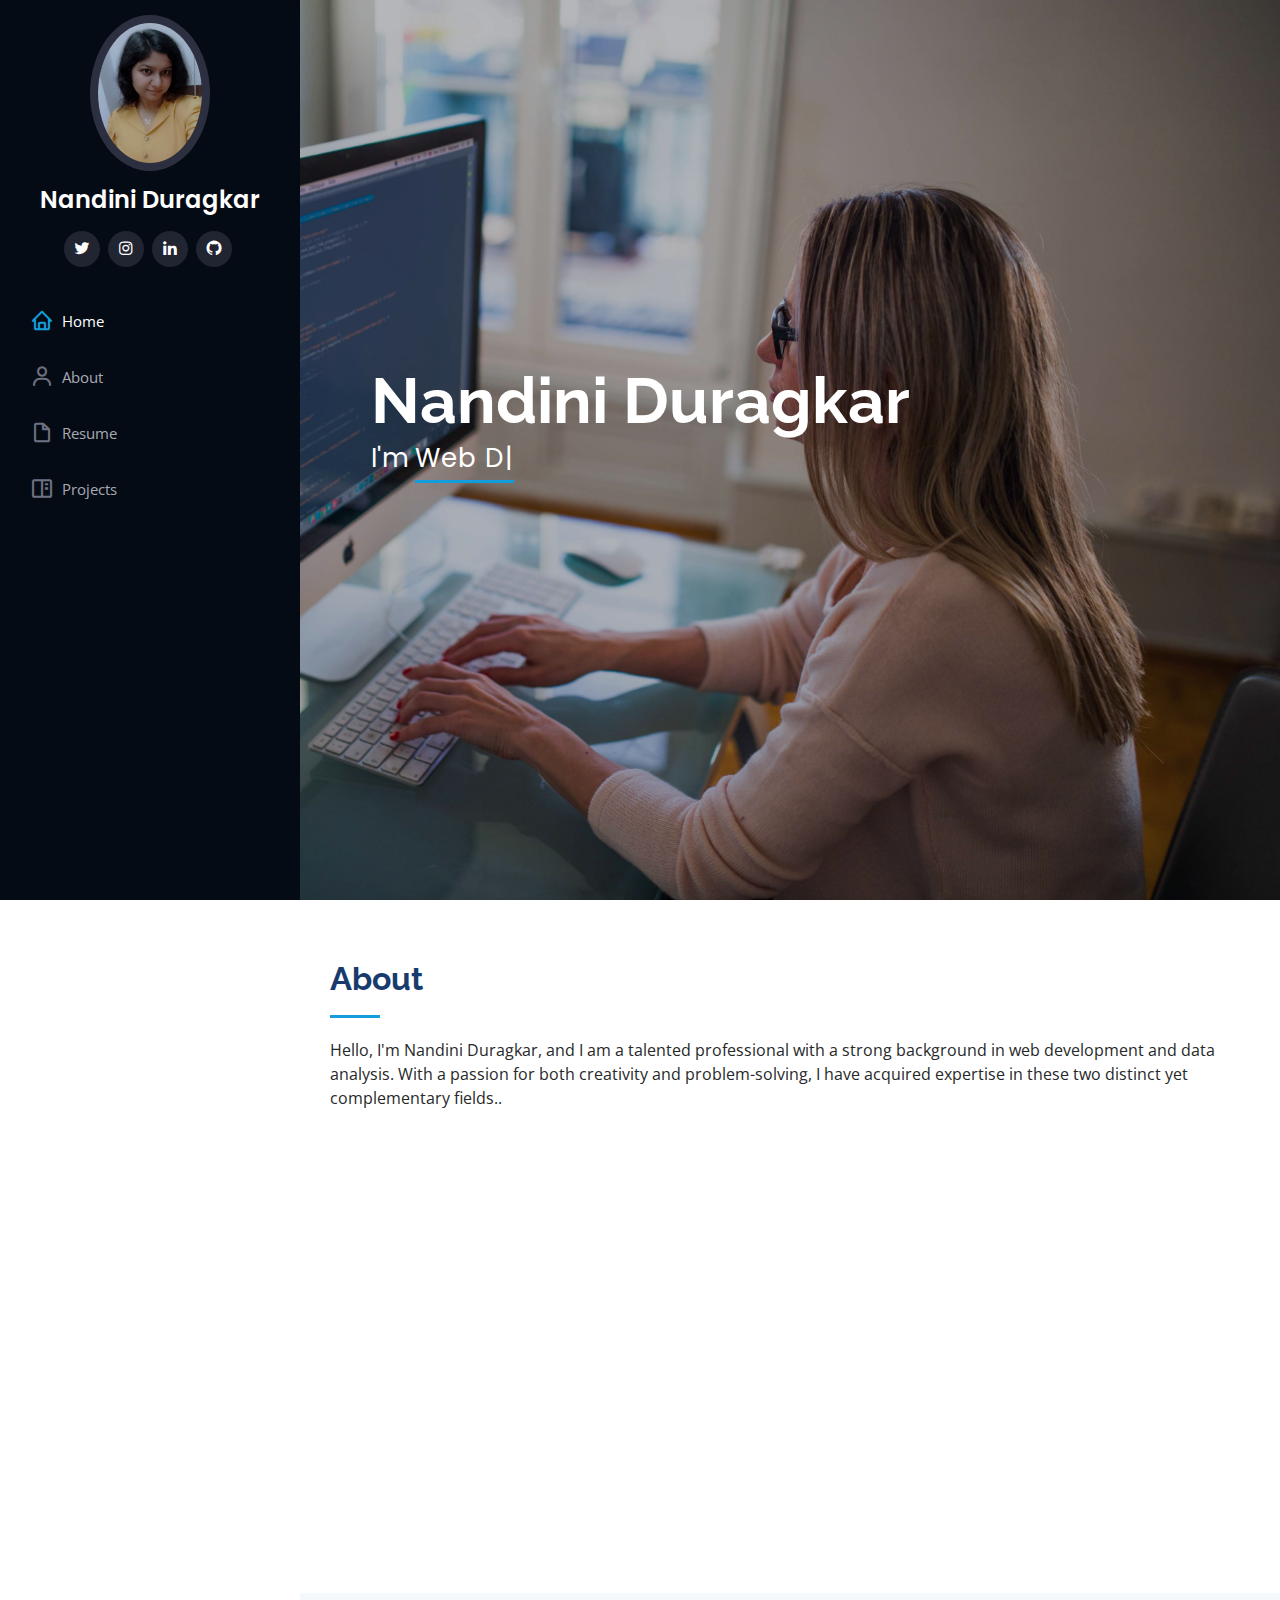
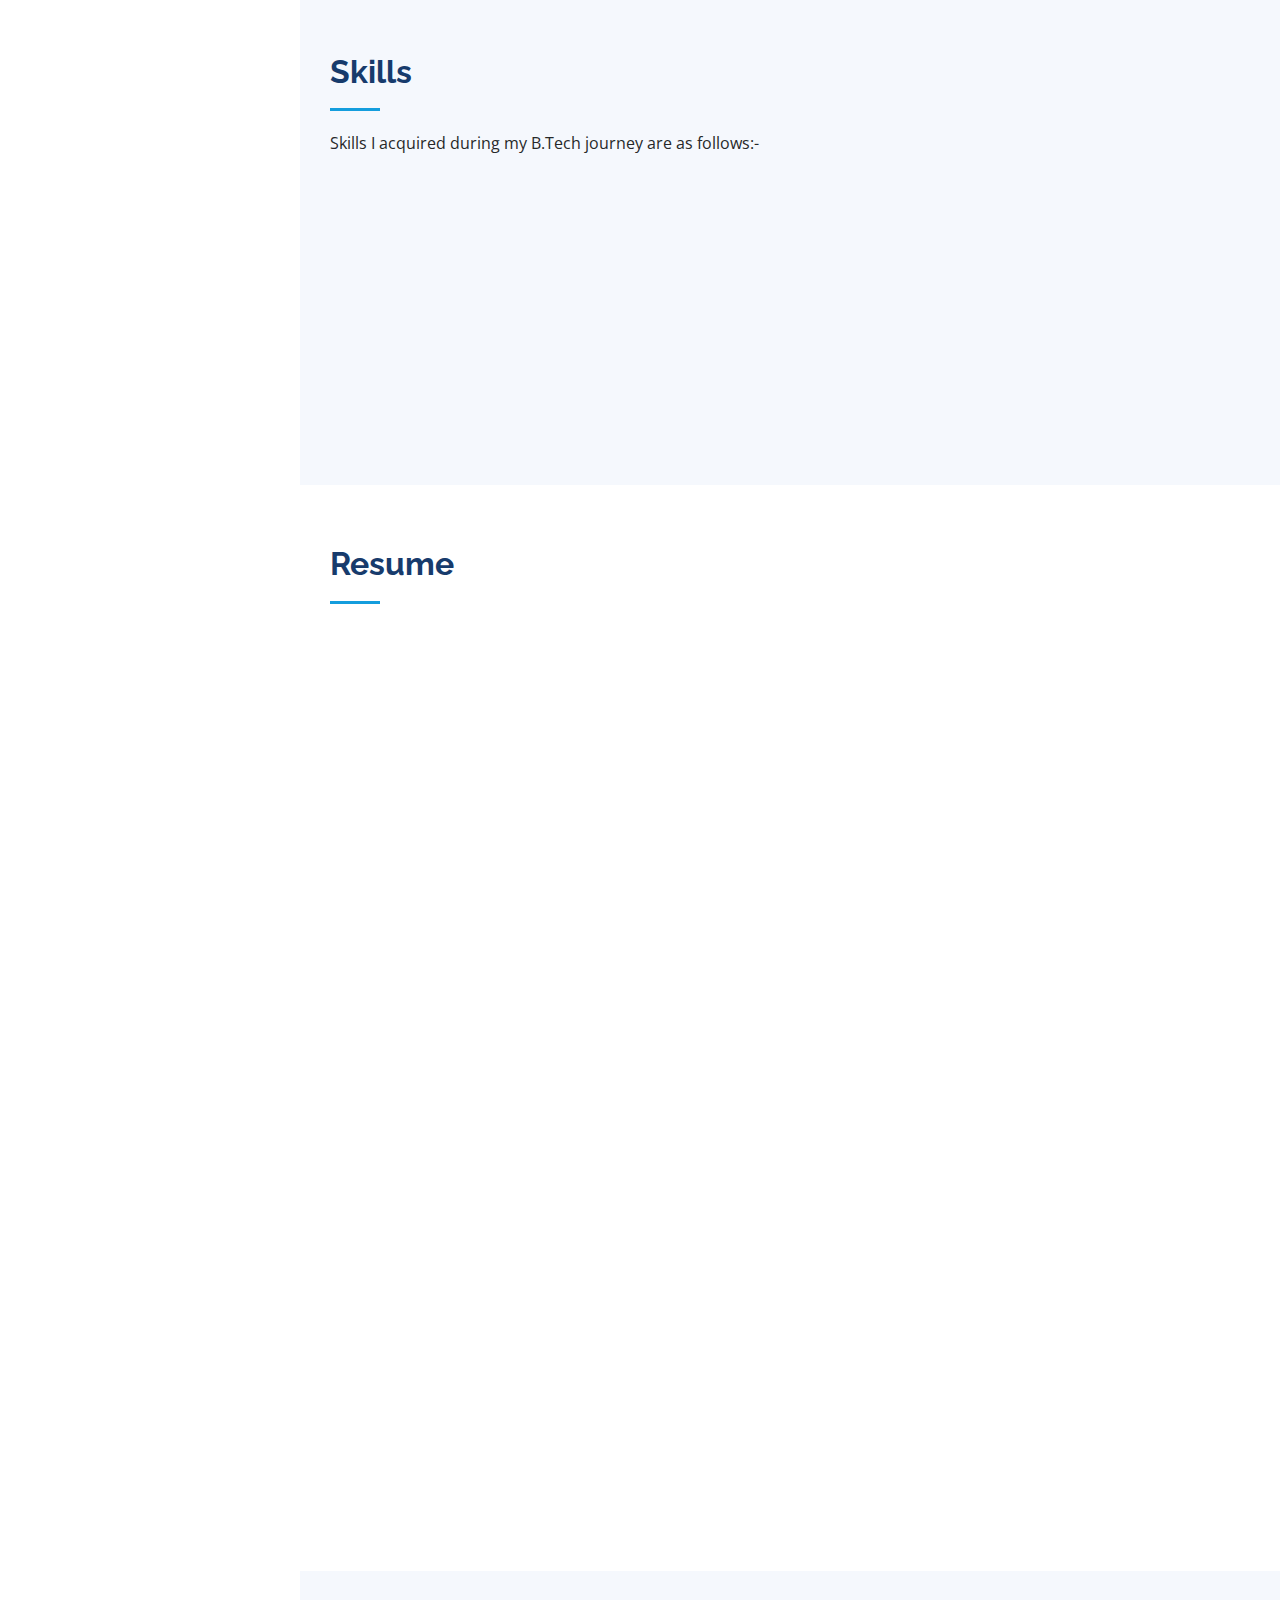
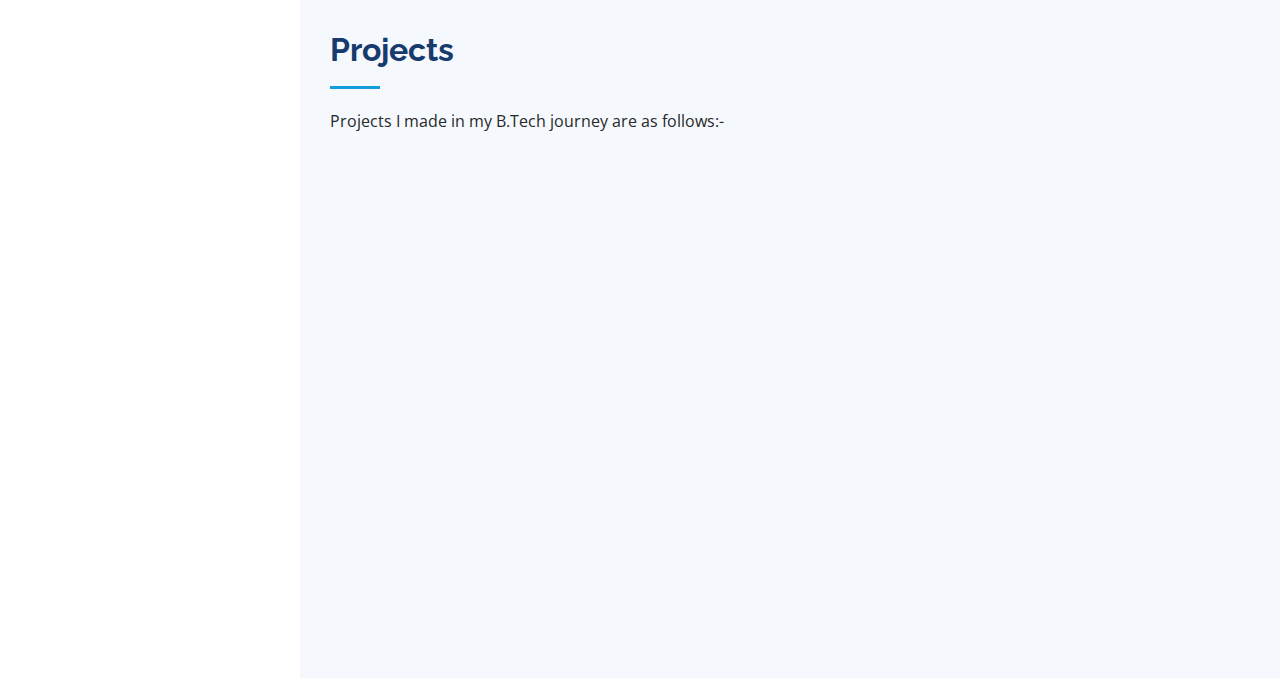
<file: iPortfolio/index.html>
<!DOCTYPE html>
<html lang="en">

<head>
  <meta charset="utf-8">
  <meta content="width=device-width, initial-scale=1.0" name="viewport">

  <title>
    portfolio Nandini
  </title>
  <meta content="" name="description">
  <meta content="" name="keywords">

 
  <!-- Google Fonts -->
  <link href="https://fonts.googleapis.com/css?family=Open+Sans:300,300i,400,400i,600,600i,700,700i|Raleway:300,300i,400,400i,500,500i,600,600i,700,700i|Poppins:300,300i,400,400i,500,500i,600,600i,700,700i" rel="stylesheet">

  <!-- Vendor CSS Files -->
  <link href="assets/vendor/aos/aos.css" rel="stylesheet">
  <link href="assets/vendor/bootstrap/css/bootstrap.min.css" rel="stylesheet">
  <link href="assets/vendor/bootstrap-icons/bootstrap-icons.css" rel="stylesheet">
  <link href="assets/vendor/boxicons/css/boxicons.min.css" rel="stylesheet">
  <link href="assets/vendor/glightbox/css/glightbox.min.css" rel="stylesheet">
  <link href="assets/vendor/swiper/swiper-bundle.min.css" rel="stylesheet">

  <!-- Template Main CSS File -->
  <link href="assets/css/style.css" rel="stylesheet">

  <!-- =======================================================
  * Template Name: iPortfolio
  * Updated: May 30 2023 with Bootstrap v5.3.0
  * Template URL: https://bootstrapmade.com/iportfolio-bootstrap-portfolio-websites-template/
  * Author: BootstrapMade.com
  * License: https://bootstrapmade.com/license/
  ======================================================== -->
</head>

<body>

  <!-- ======= Mobile nav toggle button ======= -->
  <i class="bi bi-list mobile-nav-toggle d-xl-none"></i>

  <!-- ======= Header ======= -->
  <header id="header">
    <div class="d-flex flex-column">

      <div class="profile">
        <img src="assets/img/nandini.jpg" alt="" class="img-fluid rounded-circle">
        <h1 class="text-light"><a href="index.html">Nandini Duragkar</a></h1>
        <div class="social-links mt-3 text-center">
          <a href="#" class="twitter"><i class="bx bxl-twitter"></i></a>
         
          <a href="https://www.instagram.com/nandiniduragkar/" class="instagram"><i class="bx bxl-instagram"></i></a>
          
          <a href="https://www.linkedin.com/in/nandini-duragkar-595400209/" class="linkedin"><i class="bx bxl-linkedin"></i></a>

          <a href="https://github.com/Nandini19802" class="github"><i class="bx bxl-github"></i></a>
        </div>
      </div>

      <nav id="navbar" class="nav-menu navbar">
        <ul>
          <li><a href="#hero" class="nav-link scrollto active"><i class="bx bx-home"></i> <span>Home</span></a></li>
          <li><a href="#about" class="nav-link scrollto"><i class="bx bx-user"></i> <span>About</span></a></li>
          <li><a href="#resume" class="nav-link scrollto"><i class="bx bx-file-blank"></i> <span>Resume</span></a></li>
          <li><a href="#projects" class="nav-link scrollto"><i class="bx bx-book-content"></i> <span>Projects</span></a></li>
         
          
      </nav><!-- .nav-menu -->
    </div>
  </header><!-- End Header -->

  <!-- ======= Hero Section ======= -->
  <section id="hero" class="d-flex flex-column justify-content-center align-items-center">
    <div class="hero-container" data-aos="fade-in">
      <h1>Nandini Duragkar</h1>
      <p>I'm <span class="typed" data-typed-items="Web Developer, Data Analyst"></span></p>
    </div>
  </section><!-- End Hero -->

  <main id="main">

    <!-- ======= About Section ======= -->
    <section id="about" class="about">
      <div class="container">

        <div class="section-title">
          <h2>About</h2>
          <p> Hello, I'm Nandini Duragkar, and I am a talented professional with a strong background in web development and data analysis. With a passion for both creativity and problem-solving, I have acquired expertise in these two distinct yet complementary fields..</p>
        </div>

        <div class="row">
          <div class="col-lg-4" data-aos="fade-right">
            <img src="assets/img/nandini.jpg" class="img-fluid" alt="">
          </div>
          <div class="col-lg-8 pt-4 pt-lg-0 content" data-aos="fade-left">
            <h3>Web Developer &amp; Data Analyst.</h3>
            <p class="fst-italic">
              My Personal Details:-
            </p>
            <div class="row">
              <div class="col-lg-6">
                <ul>
                  <li><i class="bi bi-chevron-right"></i> <strong>Birthday:</strong> <span>19 August 2002</span></li>
                  
                  <li><i class="bi bi-chevron-right"></i> <strong>Phone:</strong> <span>+91 8770057490</span></li>
                  <li><i class="bi bi-chevron-right"></i> <strong>City:</strong> <span>Bhopal, M.P</span></li>
                </ul>
              </div>
              <div class="col-lg-6">
                <ul>
                  <li><i class="bi bi-chevron-right"></i> <strong>Age:</strong> <span>21</span></li>
                  <li><i class="bi bi-chevron-right"></i> <strong>Degree:</strong> <span>B.Tech in CSE</span></li>
                  <li><i class="bi bi-chevron-right"></i> <strong>Email:</strong> <span>nandiniduragkar@gmail.com</span></li>

                </ul>
              </div>
            </div>
           
          </div>
        </div>

      </div>
    </section><!-- End About Section -->

    
    <!-- ======= Skills Section ======= -->
    <section id="skills" class="skills section-bg">
      <div class="container">

        <div class="section-title">
          <h2>Skills</h2>
          <p>Skills I acquired during my B.Tech journey are as follows:- </p>
        </div>

        <div class="row skills-content">

          <div class="col-lg-6" data-aos="fade-up">

            <div class="progress">
              <span class="skill">HTML <i class="val">100%</i></span>
              <div class="progress-bar-wrap">
                <div class="progress-bar" role="progressbar" aria-valuenow="100" aria-valuemin="0" aria-valuemax="100"></div>
              </div>
            </div>

            <div class="progress">
              <span class="skill">CSS <i class="val">90%</i></span>
              <div class="progress-bar-wrap">
                <div class="progress-bar" role="progressbar" aria-valuenow="90" aria-valuemin="0" aria-valuemax="100"></div>
              </div>
            </div>

            <div class="progress">
              <span class="skill">JavaScript <i class="val">75%</i></span>
              <div class="progress-bar-wrap">
                <div class="progress-bar" role="progressbar" aria-valuenow="75" aria-valuemin="0" aria-valuemax="100"></div>
              </div>
            </div>

            <div class="progress">
              <span class="skill">IBM Cognos <i class="val">80%</i></span>
              <div class="progress-bar-wrap">
                <div class="progress-bar" role="progressbar" aria-valuenow="100" aria-valuemin="0" aria-valuemax="100"></div>
              </div>
            </div>

          </div>

          <div class="col-lg-6" data-aos="fade-up" data-aos-delay="100">

            <div class="progress">
              <span class="skill">Java <i class="val">80%</i></span>
              <div class="progress-bar-wrap">
                <div class="progress-bar" role="progressbar" aria-valuenow="80" aria-valuemin="0" aria-valuemax="100"></div>
              </div>
            </div>

            <div class="progress">
              <span class="skill">C++ <i class="val">90%</i></span>
              <div class="progress-bar-wrap">
                <div class="progress-bar" role="progressbar" aria-valuenow="90" aria-valuemin="0" aria-valuemax="100"></div>
              </div>
            </div>

            <div class="progress">
              <span class="skill">Python<i class="val">55%</i></span>
              <div class="progress-bar-wrap">
                <div class="progress-bar" role="progressbar" aria-valuenow="55" aria-valuemin="0" aria-valuemax="100"></div>
              </div>
            </div>

            <div class="progress">
              <span class="skill">Tableau <i class="val">80%</i></span>
              <div class="progress-bar-wrap">
                <div class="progress-bar" role="progressbar" aria-valuenow="80" aria-valuemin="0" aria-valuemax="100"></div>
              </div>
            </div>

           

          </div>

        </div>

      </div>
    </section><!-- End Skills Section -->

    <!-- ======= Resume Section ======= -->
    <section id="resume" class="resume">
      <div class="container">

        <div class="section-title">
          <h2>Resume</h2>
          <p></p>
        </div>

        <div class="row">
          <div class="col-lg-6" data-aos="fade-up">
            <h3 class="resume-title">Sumary</h3>
            <div class="resume-item pb-0">
              <h4>Nandini Duragkar</h4>
              <p><em>Innovative Web Developer and Data Analyst with development skills and data analytics skills.As a fresh graduate with a passion for web development and data analysis, I am eager to kick-start my career in these dynamic fields. With a solid foundation in programming languages and a strong analytical mindset, I possess the skills necessary to contribute effectively to any organization.</em></p>
              
            </div>

            <h3 class="resume-title">Education</h3>

         
            
            <div class="resume-item">
              <h4>Bachelor of Technology in CSE</h4>
              <h5>2020 - 2024</h5>  <h5>CGPA - 8.35</h5>
              <p><em>VIT Bhopal University, Madhya Pradesh </em></p>
              <p>I have done my B.Tech from VIT Bhopal University in CSE, speclization in cyber security and digital forensics.</p>
           

              <h4>12th Standard(CBSE)</h4>
              <h5>2020</h5>  <h5>Percentage - 78.4%</h5>
            
              <p><em>St. Theresas' Girl's School, M.P</em></p>


              <h4>10th Standard(CBSE)</h4>
              <h5>2018</h5>  <h5>Percentage - 84.4%</h5>
            
              <p><em>St. Theresas' Girl's School, M.P</em></p>
            </div>
          </div>


          <div class="col-lg-6" data-aos="fade-up" data-aos-delay="100">
            <h3 class="resume-title">Projects</h3>
            <div class="resume-item">
              
             
              <ul>
                <li>Covid 19 Analysis using IBM Cognos (May 23 - June 23) -Data Analytics Project</li>
                <li>Recipe Search API Web Application (April 23 - May 23) -Web Development Project</li>
                <li>We Care For You- HealthCare Web App (Feb 23 - April 23) -Web Development Project</li>
                <li> Enhanced User Based Authentication System (Sept 21 - Nov 21) -Cyber Security and Web Development Project</li>
              </ul>
            </div>
            <div class="resume-item">
              <h4>Certifications and Externship</h4>
             
              <ul>
                <li>AWS Certified Cloud Practitioner Certification</li>
                <li>Google Data Analytics Professional Certification</li>
                <li>Fundamentals of Data Analytics by Leaps, Dec 22</li>
                <li>Cisco NetAcad – Introduction to Cybersecurity ,Nov 22</li>
                <li>Cisco NetAcad - Cybersecurity Essentials, Nov 22</li>
                <li>Smartbridge - Data Analytics Externship -(May 23 - June 23)</li>
              </ul>
            </div>

            <div class="resume-item">
              <h4>EXTRA-CURRICULARS</h4>
             
              <ul>
                <li> Participated in Hack the Terminal Hackathon hosted by GeeksforGeeks and Codecademy chapters(Sept 21)</li>
                <li>Participated in MLH(Major Hacking League) Hackathon (Nov 21)</li>
                
              </ul>
            </div>
          </div>
        </div>

      </div>
    </section><!-- End Resume Section -->

    <!-- ======= Project Section ======= -->
    <section id="portfolio" class="portfolio section-bg">
      <div class="container">

        <div class="section-title">
          <h2>Projects</h2>
          <p>Projects I made in my B.Tech journey are as follows:-</p>
        </div>

        <div class="row" data-aos="fade-up">
          <div class="col-lg-12 d-flex justify-content-center">
           
          </div>
        </div>

        <div class="row portfolio-container" data-aos="fade-up" data-aos-delay="100">

          <div class="col-lg-4 col-md-6 portfolio-item filter-app">
            <div class="portfolio-wrap">
              <img src="assets/img/portfolio/dataanalytics3.jpeg" class="img-fluid" alt="">
              <div class="portfolio-links">
                <a href="assets/img/portfolio/dataanalytics3.jpeg" data-gallery="portfolioGallery" class="portfolio-lightbox"><i class="bx bx-plus"></i></a>
                <a href="portfolio-details.html" title="More Details"><i class="bx bx-link"></i></a>
               </div>
            </div>
          </div>
          
          <div class="col-lg-4 col-md-6 portfolio-item filter-web">
            <div class="portfolio-wrap">
              <img src="assets/img/portfolio/food3.jpeg" class="img-fluid" alt="">
              <div class="portfolio-links">
                <a href="assets/img/portfolio/food3.jpeg" data-gallery="portfolioGallery" class="portfolio-lightbox"><i class="bx bx-plus"></i></a>
                <a href="project2.html" title="More Details"><i class="bx bx-link"></i></a>
              </div>
            </div>
          </div>

          <div class="col-lg-4 col-md-6 portfolio-item filter-app">
            <div class="portfolio-wrap">
              <img src="assets/img/portfolio/wecare3.png" class="img-fluid" alt="">
              <div class="portfolio-links">
                <a href="assets/img/portfolio/wecare3.png" data-gallery="portfolioGallery" class="portfolio-lightbox"><i class="bx bx-plus"></i></a>
                <a href="project3.html" title="More Details"><i class="bx bx-link"></i></a>
              </div>
            </div>
          </div>
        
          <div class="col-lg-4 col-md-6 portfolio-item filter-card">
            <div class="portfolio-wrap">
              <img src="assets/img/portfolio/auth3.jpeg" class="img-fluid" alt="">
              <div class="portfolio-links">
                <a href="assets/img/portfolio/auth3.jpeg" data-gallery="portfolioGallery" class="portfolio-lightbox" ><i class="bx bx-plus"></i></a>
                <a href="project4.html" title="More Details"><i class="bx bx-link"></i></a>
              </div>
            </div>
          </div>

          


          

      </div>
    </section><!-- End Portfolio Section -->

    


    

  </main><!-- End #main -->

  

  <a href="#" class="back-to-top d-flex align-items-center justify-content-center"><i class="bi bi-arrow-up-short"></i></a>

  <!-- Vendor JS Files -->
  <script src="assets/vendor/purecounter/purecounter_vanilla.js"></script>
  <script src="assets/vendor/aos/aos.js"></script>
  <script src="assets/vendor/bootstrap/js/bootstrap.bundle.min.js"></script>
  <script src="assets/vendor/glightbox/js/glightbox.min.js"></script>
  <script src="assets/vendor/isotope-layout/isotope.pkgd.min.js"></script>
  <script src="assets/vendor/swiper/swiper-bundle.min.js"></script>
  <script src="assets/vendor/typed.js/typed.umd.js"></script>
  <script src="assets/vendor/waypoints/noframework.waypoints.js"></script>
  <script src="assets/vendor/php-email-form/validate.js"></script>

  <!-- Template Main JS File -->
  <script src="assets/js/main.js"></script>

</body>

</html>
</file>
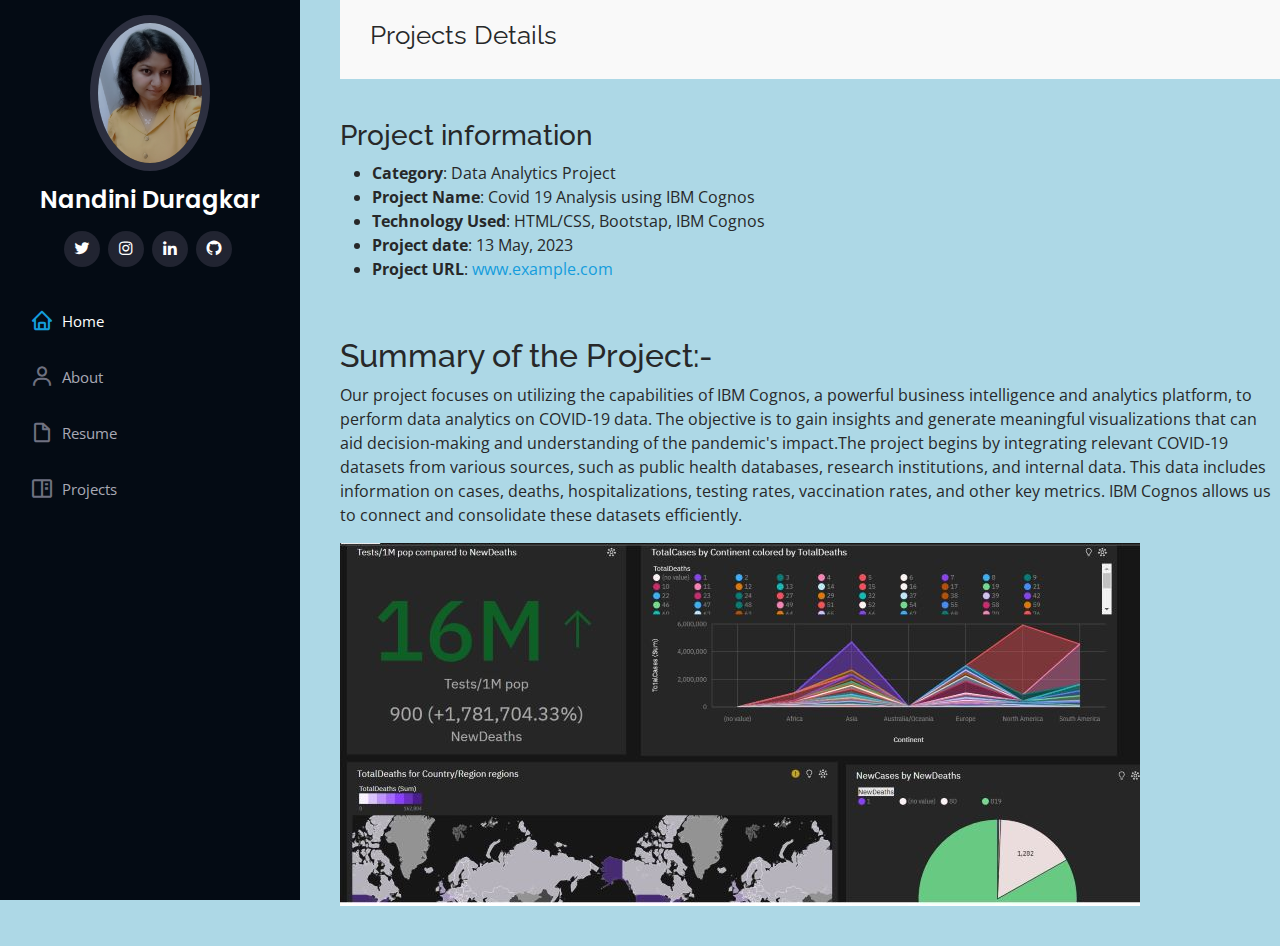
<file: iPortfolio/portfolio-details.html>
<!DOCTYPE html>
<html lang="en">

<head>
  <meta charset="utf-8">
  <meta content="width=device-width, initial-scale=1.0" name="viewport">

  <title>Portfolio Details - iPortfolio Bootstrap Template</title>
  <meta content="" name="description">
  <meta content="" name="keywords">

 

  <!-- Google Fonts -->
  <link href="https://fonts.googleapis.com/css?family=Open+Sans:300,300i,400,400i,600,600i,700,700i|Raleway:300,300i,400,400i,500,500i,600,600i,700,700i|Poppins:300,300i,400,400i,500,500i,600,600i,700,700i" rel="stylesheet">

  <!-- Vendor CSS Files -->
  <link href="assets/vendor/aos/aos.css" rel="stylesheet">
  <link href="assets/vendor/bootstrap/css/bootstrap.min.css" rel="stylesheet">
  <link href="assets/vendor/bootstrap-icons/bootstrap-icons.css" rel="stylesheet">
  <link href="assets/vendor/boxicons/css/boxicons.min.css" rel="stylesheet">
  <link href="assets/vendor/glightbox/css/glightbox.min.css" rel="stylesheet">
  <link href="assets/vendor/swiper/swiper-bundle.min.css" rel="stylesheet">

  <!-- Template Main CSS File -->
  <link href="assets/css/style.css" rel="stylesheet">

  <!-- =======================================================
  * Template Name: iPortfolio
  * Updated: May 30 2023 with Bootstrap v5.3.0
  * Template URL: https://bootstrapmade.com/iportfolio-bootstrap-portfolio-websites-template/
  * Author: BootstrapMade.com
  * License: https://bootstrapmade.com/license/
  ======================================================== -->
</head>

<body style="margin-left: 40px; background-color:lightblue ;">

  <!-- ======= Mobile nav toggle button ======= -->
  <i class="bi bi-list mobile-nav-toggle d-xl-none"></i>

  <!-- ======= Header ======= -->
  <header id="header">
    <div class="d-flex flex-column">

      <div class="profile">
        <img src="assets/img/nandini.jpg" alt="" class="img-fluid rounded-circle">
        <h1 class="text-light"><a href="index.html">Nandini Duragkar</a></h1>
        <div class="social-links mt-3 text-center">
          <a href="#" class="twitter"><i class="bx bxl-twitter"></i></a>
         
          <a href="https://www.instagram.com/nandiniduragkar/" class="instagram"><i class="bx bxl-instagram"></i></a>
          
          <a href="https://www.linkedin.com/in/nandini-duragkar-595400209/" class="linkedin"><i class="bx bxl-linkedin"></i></a>

          <a href="https://github.com/Nandini19802" class="github"><i class="bx bxl-github"></i></a>
        </div>
      </div>

      <nav id="navbar" class="nav-menu navbar">
        <ul>
          <li><a href="index.html" class="nav-link scrollto active"><i class="bx bx-home"></i> <span>Home</span></a></li>
          <li><a href="index.html" class="nav-link scrollto"><i class="bx bx-user"></i> <span>About</span></a></li>
          <li><a href="index.html" class="nav-link scrollto"><i class="bx bx-file-blank"></i> <span>Resume</span></a></li>
          <li><a href="index.html" class="nav-link scrollto"><i class="bx bx-book-content"></i> <span>Projects</span></a></li>
         
        </ul>
      </nav><!-- .nav-menu -->
    </div>
  </header><!-- End Header -->

  <main id="main">

    <!-- ======= Breadcrumbs ======= -->
    <section id="breadcrumbs" class="breadcrumbs">
      <div class="container">

        <div class="d-flex justify-content-between align-items-center">
          <h2><strong>Projects Details</strong></h2>
        </div>

      </div>
    </section><!-- End Breadcrumbs -->

    <!-- ======= Portfolio Details Section ======= -->
  

            <div class="portfolio-info">
              <p>&nbsp;</p>
              <h3>Project information</h3>
              <ul>
                <li><strong>Category</strong>: Data Analytics Project</li>
                <li><strong>Project Name</strong>: Covid 19 Analysis using IBM Cognos</li>
                <li><strong>Technology Used</strong>: HTML/CSS, Bootstap, IBM Cognos</li>
                <li><strong>Project date</strong>: 13 May, 2023</li>
                <li><strong>Project URL</strong>: <a href="#">www.example.com</a></li>
              </ul>
            </div>
            <p>&nbsp;</p>
            <div class="portfolio-description">
              <h2>Summary of the Project:-</h2>
              <p>
                Our project focuses on utilizing the capabilities of IBM Cognos, a powerful business intelligence and analytics platform, to perform data analytics on COVID-19 data. The objective is to gain insights and generate meaningful visualizations that can aid decision-making and understanding of the pandemic's impact.The project begins by integrating relevant COVID-19 datasets from various sources, such as public health databases, research institutions, and internal data. This data includes information on cases, deaths, hospitalizations, testing rates, vaccination rates, and other key metrics. IBM Cognos allows us to connect and consolidate these datasets efficiently.
              </p>

              <img src="assets/img/dashboard1.jpg" class="img-fluid" alt="">
              <p>&nbsp;</p>
            </div>
          </div>

      </div>
    </section><!-- End Portfolio Details Section -->

  </main><!-- End #main -->

 
  <!-- Vendor JS Files -->
  <script src="assets/vendor/purecounter/purecounter_vanilla.js"></script>
  <script src="assets/vendor/aos/aos.js"></script>
  <script src="assets/vendor/bootstrap/js/bootstrap.bundle.min.js"></script>
  <script src="assets/vendor/glightbox/js/glightbox.min.js"></script>
  <script src="assets/vendor/isotope-layout/isotope.pkgd.min.js"></script>
  <script src="assets/vendor/swiper/swiper-bundle.min.js"></script>
  <script src="assets/vendor/typed.js/typed.umd.js"></script>
  <script src="assets/vendor/waypoints/noframework.waypoints.js"></script>
  <script src="assets/vendor/php-email-form/validate.js"></script>

  <!-- Template Main JS File -->
  <script src="assets/js/main.js"></script>

</body>

</html>
</file>
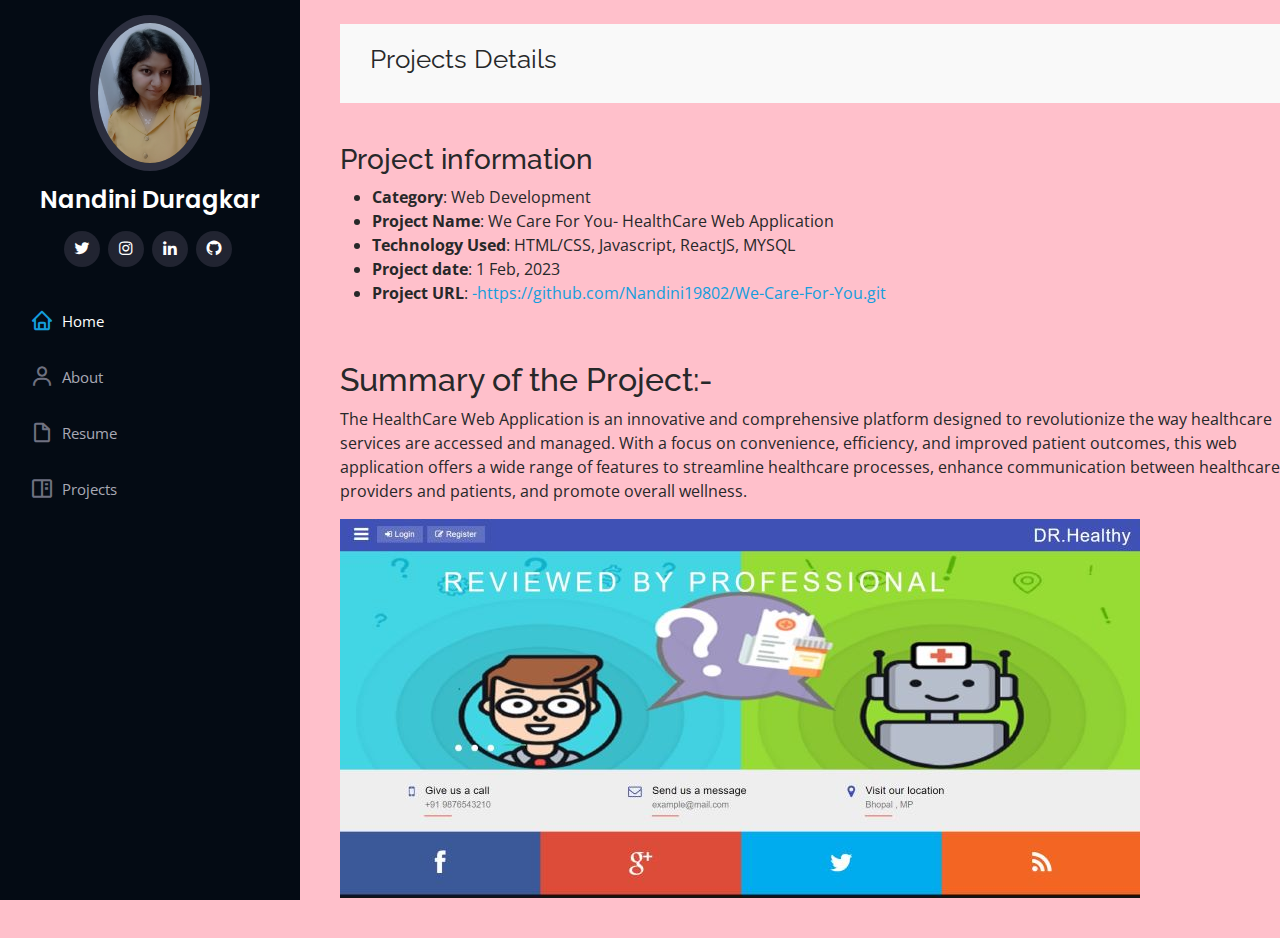
<file: iPortfolio/project3.html>
<!DOCTYPE html>
<html lang="en">

<head>
  <meta charset="utf-8">
  <meta content="width=device-width, initial-scale=1.0" name="viewport">

  <title>Portfolio Details - iPortfolio Bootstrap Template</title>
  <meta content="" name="description">
  <meta content="" name="keywords">

 

  <!-- Google Fonts -->
  <link href="https://fonts.googleapis.com/css?family=Open+Sans:300,300i,400,400i,600,600i,700,700i|Raleway:300,300i,400,400i,500,500i,600,600i,700,700i|Poppins:300,300i,400,400i,500,500i,600,600i,700,700i" rel="stylesheet">

  <!-- Vendor CSS Files -->
  <link href="assets/vendor/aos/aos.css" rel="stylesheet">
  <link href="assets/vendor/bootstrap/css/bootstrap.min.css" rel="stylesheet">
  <link href="assets/vendor/bootstrap-icons/bootstrap-icons.css" rel="stylesheet">
  <link href="assets/vendor/boxicons/css/boxicons.min.css" rel="stylesheet">
  <link href="assets/vendor/glightbox/css/glightbox.min.css" rel="stylesheet">
  <link href="assets/vendor/swiper/swiper-bundle.min.css" rel="stylesheet">

  <!-- Template Main CSS File -->
  <link href="assets/css/style.css" rel="stylesheet">

  <!-- =======================================================
  * Template Name: iPortfolio
  * Updated: May 30 2023 with Bootstrap v5.3.0
  * Template URL: https://bootstrapmade.com/iportfolio-bootstrap-portfolio-websites-template/
  * Author: BootstrapMade.com
  * License: https://bootstrapmade.com/license/
  ======================================================== -->
</head>

<body style="margin-left: 40px; background-color: pink"> ;">

  <!-- ======= Mobile nav toggle button ======= -->
  <i class="bi bi-list mobile-nav-toggle d-xl-none"></i>

  <!-- ======= Header ======= -->
  <header id="header">
    <div class="d-flex flex-column">

      <div class="profile">
        <img src="assets/img/nandini.jpg" alt="" class="img-fluid rounded-circle">
        <h1 class="text-light"><a href="index.html">Nandini Duragkar</a></h1>
        <div class="social-links mt-3 text-center">
          <a href="#" class="twitter"><i class="bx bxl-twitter"></i></a>
         
          <a href="https://www.instagram.com/nandiniduragkar/" class="instagram"><i class="bx bxl-instagram"></i></a>
          
          <a href="https://www.linkedin.com/in/nandini-duragkar-595400209/" class="linkedin"><i class="bx bxl-linkedin"></i></a>

          <a href="https://github.com/Nandini19802" class="github"><i class="bx bxl-github"></i></a>
        </div>
      </div>

      <nav id="navbar" class="nav-menu navbar">
        <ul>
          <li><a href="index.html" class="nav-link scrollto active"><i class="bx bx-home"></i> <span>Home</span></a></li>
          <li><a href="index.html" class="nav-link scrollto"><i class="bx bx-user"></i> <span>About</span></a></li>
          <li><a href="index.html" class="nav-link scrollto"><i class="bx bx-file-blank"></i> <span>Resume</span></a></li>
          <li><a href="index.html" class="nav-link scrollto"><i class="bx bx-book-content"></i> <span>Projects</span></a></li>
         
        </ul>
      </nav><!-- .nav-menu -->
    </div>
  </header><!-- End Header -->

  <main id="main">

    <!-- ======= Breadcrumbs ======= -->
    <section id="breadcrumbs" class="breadcrumbs">
      <div class="container">

        <div class="d-flex justify-content-between align-items-center">
          <h2><strong>Projects Details</strong></h2>
        </div>

      </div>
    </section><!-- End Breadcrumbs -->

    <!-- ======= Portfolio Details Section ======= -->
  

            <div class="portfolio-info">
              <p>&nbsp;</p>
              <h3>Project information</h3>
              <ul>
                <li><strong>Category</strong>: Web Development</li>
                <li><strong>Project Name</strong>: We Care For You- HealthCare Web Application</li>
                <li><strong>Technology Used</strong>: HTML/CSS, Javascript, ReactJS, MYSQL</li>
                <li><strong>Project date</strong>: 1 Feb, 2023</li>
                <li><strong>Project URL</strong>: <a href="#">-https://github.com/Nandini19802/We-Care-For-You.git</a></li>
              </ul>
            </div>
            <p>&nbsp;</p>
            <div class="portfolio-description">
              <h2>Summary of the Project:-</h2>
              <p>
                The HealthCare Web Application is an innovative and comprehensive platform designed to revolutionize the way healthcare services are accessed and managed. With a focus on convenience, efficiency, and improved patient outcomes, this web application offers a wide range of features to streamline healthcare processes, enhance communication between healthcare providers and patients, and promote overall wellness.
              </p>

              <img src="assets/img/doctor1.jpg" class="img-fluid" alt="">
              <p>&nbsp;</p>
            </div>
          </div>

      </div>
    </section><!-- End Portfolio Details Section -->

  </main><!-- End #main -->

 
  <!-- Vendor JS Files -->
  <script src="assets/vendor/purecounter/purecounter_vanilla.js"></script>
  <script src="assets/vendor/aos/aos.js"></script>
  <script src="assets/vendor/bootstrap/js/bootstrap.bundle.min.js"></script>
  <script src="assets/vendor/glightbox/js/glightbox.min.js"></script>
  <script src="assets/vendor/isotope-layout/isotope.pkgd.min.js"></script>
  <script src="assets/vendor/swiper/swiper-bundle.min.js"></script>
  <script src="assets/vendor/typed.js/typed.umd.js"></script>
  <script src="assets/vendor/waypoints/noframework.waypoints.js"></script>
  <script src="assets/vendor/php-email-form/validate.js"></script>

  <!-- Template Main JS File -->
  <script src="assets/js/main.js"></script>

</body>

</html>
</file>
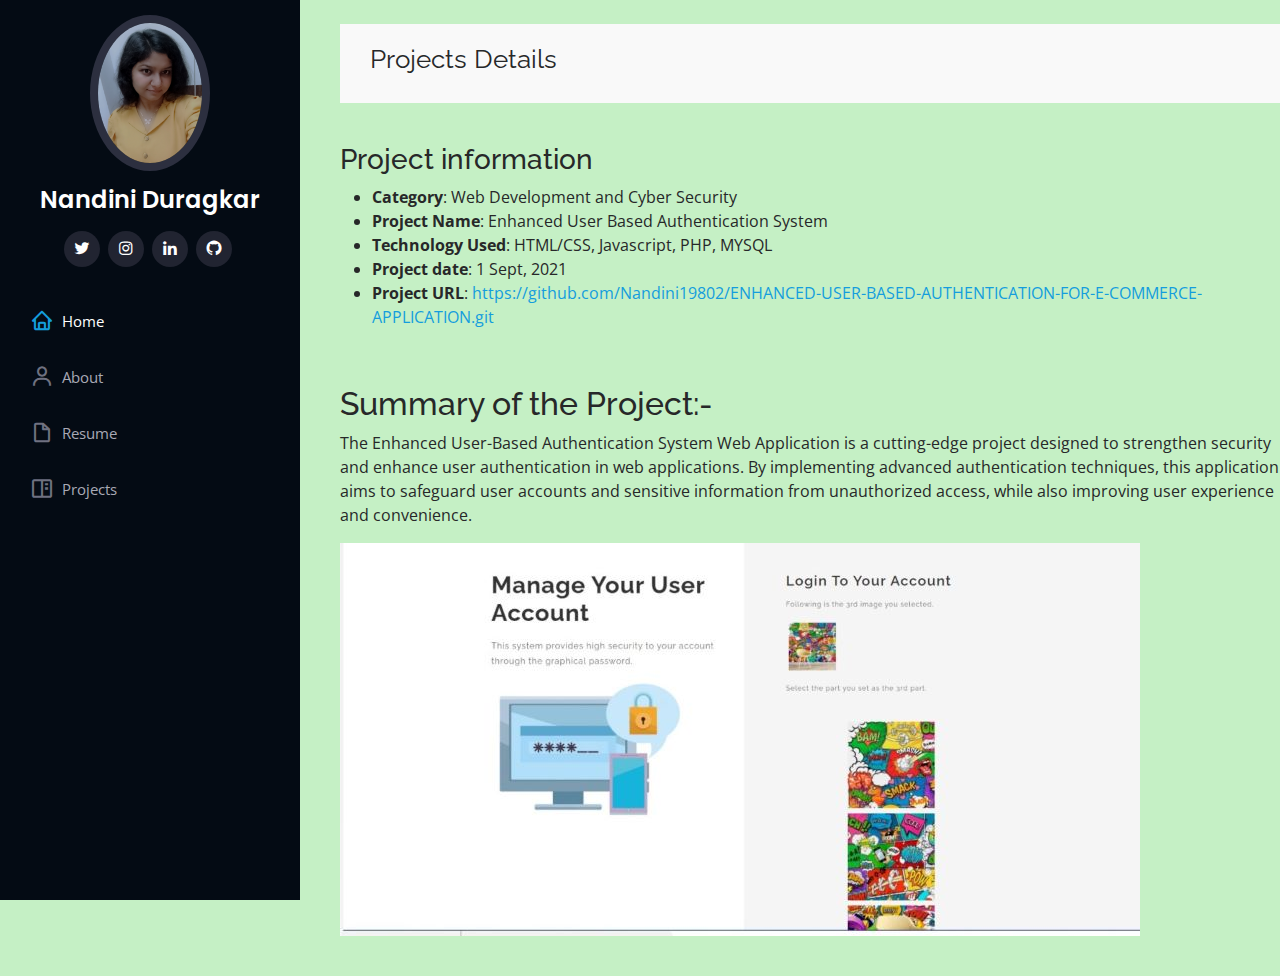
<file: iPortfolio/project4.html>
<!DOCTYPE html>
<html lang="en">

<head>
  <meta charset="utf-8">
  <meta content="width=device-width, initial-scale=1.0" name="viewport">

  <title>Portfolio Details - iPortfolio Bootstrap Template</title>
  <meta content="" name="description">
  <meta content="" name="keywords">

 

  <!-- Google Fonts -->
  <link href="https://fonts.googleapis.com/css?family=Open+Sans:300,300i,400,400i,600,600i,700,700i|Raleway:300,300i,400,400i,500,500i,600,600i,700,700i|Poppins:300,300i,400,400i,500,500i,600,600i,700,700i" rel="stylesheet">

  <!-- Vendor CSS Files -->
  <link href="assets/vendor/aos/aos.css" rel="stylesheet">
  <link href="assets/vendor/bootstrap/css/bootstrap.min.css" rel="stylesheet">
  <link href="assets/vendor/bootstrap-icons/bootstrap-icons.css" rel="stylesheet">
  <link href="assets/vendor/boxicons/css/boxicons.min.css" rel="stylesheet">
  <link href="assets/vendor/glightbox/css/glightbox.min.css" rel="stylesheet">
  <link href="assets/vendor/swiper/swiper-bundle.min.css" rel="stylesheet">

  <!-- Template Main CSS File -->
  <link href="assets/css/style.css" rel="stylesheet">

  <!-- =======================================================
  * Template Name: iPortfolio
  * Updated: May 30 2023 with Bootstrap v5.3.0
  * Template URL: https://bootstrapmade.com/iportfolio-bootstrap-portfolio-websites-template/
  * Author: BootstrapMade.com
  * License: https://bootstrapmade.com/license/
  ======================================================== -->
</head>

<body style="margin-left: 40px; background-color: rgb(197, 240, 197)"> ;">

  <!-- ======= Mobile nav toggle button ======= -->
  <i class="bi bi-list mobile-nav-toggle d-xl-none"></i>

  <!-- ======= Header ======= -->
  <header id="header">
    <div class="d-flex flex-column">

      <div class="profile">
        <img src="assets/img/nandini.jpg" alt="" class="img-fluid rounded-circle">
        <h1 class="text-light"><a href="index.html">Nandini Duragkar</a></h1>
        <div class="social-links mt-3 text-center">
          <a href="#" class="twitter"><i class="bx bxl-twitter"></i></a>
         
          <a href="https://www.instagram.com/nandiniduragkar/" class="instagram"><i class="bx bxl-instagram"></i></a>
          
          <a href="https://www.linkedin.com/in/nandini-duragkar-595400209/" class="linkedin"><i class="bx bxl-linkedin"></i></a>

          <a href="https://github.com/Nandini19802" class="github"><i class="bx bxl-github"></i></a>
        </div>
      </div>

      <nav id="navbar" class="nav-menu navbar">
        <ul>
          <li><a href="index.html" class="nav-link scrollto active"><i class="bx bx-home"></i> <span>Home</span></a></li>
          <li><a href="index.html" class="nav-link scrollto"><i class="bx bx-user"></i> <span>About</span></a></li>
          <li><a href="index.html" class="nav-link scrollto"><i class="bx bx-file-blank"></i> <span>Resume</span></a></li>
          <li><a href="index.html" class="nav-link scrollto"><i class="bx bx-book-content"></i> <span>Projects</span></a></li>
         
        </ul>
      </nav><!-- .nav-menu -->
    </div>
  </header><!-- End Header -->

  <main id="main">

    <!-- ======= Breadcrumbs ======= -->
    <section id="breadcrumbs" class="breadcrumbs">
      <div class="container">

        <div class="d-flex justify-content-between align-items-center">
          <h2><strong>Projects Details</strong></h2>
        </div>

      </div>
    </section><!-- End Breadcrumbs -->

    <!-- ======= Portfolio Details Section ======= -->
  

            <div class="portfolio-info">
              <p>&nbsp;</p>
              <h3>Project information</h3>
              <ul>
                <li><strong>Category</strong>: Web Development and Cyber Security</li>
                <li><strong>Project Name</strong>: Enhanced User Based Authentication System </li>
                <li><strong>Technology Used</strong>: HTML/CSS, Javascript, PHP, MYSQL</li>
                <li><strong>Project date</strong>: 1 Sept, 2021</li>
                <li><strong>Project URL</strong>: <a href="#">https://github.com/Nandini19802/ENHANCED-USER-BASED-AUTHENTICATION-FOR-E-COMMERCE-APPLICATION.git</a></li>
              </ul>
            </div>
            <p>&nbsp;</p>
            <div class="portfolio-description">
              <h2>Summary of the Project:-</h2>
              <p>
                The Enhanced User-Based Authentication System Web Application is a cutting-edge project designed to strengthen security and enhance user authentication in web applications. By implementing advanced authentication techniques, this application aims to safeguard user accounts and sensitive information from unauthorized access, while also improving user experience and convenience.
              </p>

              <img src="assets/img/authi1.jpg" class="img-fluid" alt="">
              <p>&nbsp;</p>
            </div>
          </div>

      </div>
    </section><!-- End Portfolio Details Section -->

  </main><!-- End #main -->

 
  <!-- Vendor JS Files -->
  <script src="assets/vendor/purecounter/purecounter_vanilla.js"></script>
  <script src="assets/vendor/aos/aos.js"></script>
  <script src="assets/vendor/bootstrap/js/bootstrap.bundle.min.js"></script>
  <script src="assets/vendor/glightbox/js/glightbox.min.js"></script>
  <script src="assets/vendor/isotope-layout/isotope.pkgd.min.js"></script>
  <script src="assets/vendor/swiper/swiper-bundle.min.js"></script>
  <script src="assets/vendor/typed.js/typed.umd.js"></script>
  <script src="assets/vendor/waypoints/noframework.waypoints.js"></script>
  <script src="assets/vendor/php-email-form/validate.js"></script>

  <!-- Template Main JS File -->
  <script src="assets/js/main.js"></script>

</body>

</html>
</file>
<file: iPortfolio/assets/css/style.css>
/**
* Template Name: iPortfolio
* Updated: May 30 2023 with Bootstrap v5.3.0
* Template URL: https://bootstrapmade.com/iportfolio-bootstrap-portfolio-websites-template/
* Author: BootstrapMade.com
* License: https://bootstrapmade.com/license/
*/

/*--------------------------------------------------------------
# General
--------------------------------------------------------------*/
body {
  font-family: "Open Sans", sans-serif;
  color: #272829;
}

a {
  color: #149ddd;
  text-decoration: none;
}

a:hover {
  color: #37b3ed;
  text-decoration: none;
}

h1,
h2,
h3,
h4,
h5,
h6 {
  font-family: "Raleway", sans-serif;
}

/*--------------------------------------------------------------
# Back to top button
--------------------------------------------------------------*/
.back-to-top {
  position: fixed;
  visibility: hidden;
  opacity: 0;
  right: 15px;
  bottom: 15px;
  z-index: 996;
  background: #149ddd;
  width: 40px;
  height: 40px;
  border-radius: 50px;
  transition: all 0.4s;
}

.back-to-top i {
  font-size: 28px;
  color: #fff;
  line-height: 0;
}

.back-to-top:hover {
  background: #2eafec;
  color: #fff;
}

.back-to-top.active {
  visibility: visible;
  opacity: 1;
}

/*--------------------------------------------------------------
# Header
--------------------------------------------------------------*/
#header {
  position: fixed;
  top: 0;
  left: 0;
  bottom: 0;
  width: 300px;
  transition: all ease-in-out 0.5s;
  z-index: 9997;
  transition: all 0.5s;
  padding: 0 15px;
  background: #040b14;
  overflow-y: auto;
}

#header .profile img {
  margin: 15px auto;
  display: block;
  width: 120px;
  border: 8px solid #2c2f3f;
}

#header .profile h1 {
  font-size: 24px;
  margin: 0;
  padding: 0;
  font-weight: 600;
  -moz-text-align-last: center;
  text-align-last: center;
  font-family: "Poppins", sans-serif;
}

#header .profile h1 a,
#header .profile h1 a:hover {
  color: #fff;
  text-decoration: none;
}

#header .profile .social-links a {
  font-size: 18px;
  display: inline-block;
  background: #212431;
  color: #fff;
  line-height: 1;
  padding: 8px 0;
  margin-right: 4px;
  border-radius: 50%;
  text-align: center;
  width: 36px;
  height: 36px;
  transition: 0.3s;
}

#header .profile .social-links a:hover {
  background: #149ddd;
  color: #fff;
  text-decoration: none;
}

#main {
  margin-left: 300px;
}

.container,
.container-fluid {
  padding-left: 30px;
  padding-right: 30px;
}

@media (max-width: 1199px) {
  #header {
    left: -300px;
  }

  #main {
    margin-left: 0;
  }

  .container,
  .container-fluid {
    padding-left: 12px;
    padding-right: 12px;
  }
}

/*--------------------------------------------------------------
# Navigation Menu
--------------------------------------------------------------*/
/* Desktop Navigation */
.nav-menu {
  padding: 30px 0 0 0;
}

.nav-menu * {
  margin: 0;
  padding: 0;
  list-style: none;
}

.nav-menu>ul>li {
  position: relative;
  white-space: nowrap;
}

.nav-menu a,
.nav-menu a:focus {
  display: flex;
  align-items: center;
  color: #a8a9b4;
  padding: 12px 15px;
  margin-bottom: 8px;
  transition: 0.3s;
  font-size: 15px;
}

.nav-menu a i,
.nav-menu a:focus i {
  font-size: 24px;
  padding-right: 8px;
  color: #6f7180;
}

.nav-menu a:hover,
.nav-menu .active,
.nav-menu .active:focus,
.nav-menu li:hover>a {
  text-decoration: none;
  color: #fff;
}

.nav-menu a:hover i,
.nav-menu .active i,
.nav-menu .active:focus i,
.nav-menu li:hover>a i {
  color: #149ddd;
}

/* Mobile Navigation */
.mobile-nav-toggle {
  position: fixed;
  right: 15px;
  top: 15px;
  z-index: 9998;
  border: 0;
  font-size: 24px;
  transition: all 0.4s;
  outline: none !important;
  background-color: #149ddd;
  color: #fff;
  width: 40px;
  height: 40px;
  display: inline-flex;
  align-items: center;
  justify-content: center;
  line-height: 0;
  border-radius: 50px;
  cursor: pointer;
}

.mobile-nav-active {
  overflow: hidden;
}

.mobile-nav-active #header {
  left: 0;
}

/*--------------------------------------------------------------
# Hero Section
--------------------------------------------------------------*/
#hero {
  width: 100%;
  height: 100vh;
  background: url("../img/girlu.jpg") top center;
  background-size: cover;
}

#hero:before {
  content: "";
  background: rgba(5, 13, 24, 0.3);
  position: absolute;
  bottom: 0;
  top: 0;
  left: 0;
  right: 0;
  z-index: 1;
}

#hero .hero-container {
  position: relative;
  z-index: 2;
  min-width: 300px;
}

#hero h1 {
  margin: 0 0 10px 0;
  font-size: 64px;
  font-weight: 700;
  line-height: 56px;
  color: #fff;
}

#hero p {
  color: #fff;
  margin-bottom: 50px;
  font-size: 26px;
  font-family: "Poppins", sans-serif;
}

#hero p span {
  color: #fff;
  padding-bottom: 4px;
  letter-spacing: 1px;
  border-bottom: 3px solid #149ddd;
}

@media (min-width: 1024px) {
  #hero {
    background-attachment: fixed;
  }
}

@media (max-width: 768px) {
  #hero h1 {
    font-size: 28px;
    line-height: 36px;
  }

  #hero h2 {
    font-size: 18px;
    line-height: 24px;
    margin-bottom: 30px;
  }
}

/*--------------------------------------------------------------
# Sections General
--------------------------------------------------------------*/
section {
  padding: 60px 0;
  overflow: hidden;
}

.section-bg {
  background: #f5f8fd;
}

.section-title {
  padding-bottom: 30px;
}

.section-title h2 {
  font-size: 32px;
  font-weight: bold;
  margin-bottom: 20px;
  padding-bottom: 20px;
  position: relative;
  color: #173b6c;
}

.section-title h2::after {
  content: "";
  position: absolute;
  display: block;
  width: 50px;
  height: 3px;
  background: #149ddd;
  bottom: 0;
  left: 0;
}

.section-title p {
  margin-bottom: 0;
}

/*--------------------------------------------------------------
# About
--------------------------------------------------------------*/
.about .content h3 {
  font-weight: 700;
  font-size: 26px;
  color: #173b6c;
}

.about .content ul {
  list-style: none;
  padding: 0;
}

.about .content ul li {
  margin-bottom: 20px;
  display: flex;
  align-items: center;
}

.about .content ul strong {
  margin-right: 10px;
}

.about .content ul i {
  font-size: 16px;
  margin-right: 5px;
  color: #149ddd;
  line-height: 0;
}

.about .content p:last-child {
  margin-bottom: 0;
}

/*--------------------------------------------------------------
# Facts
--------------------------------------------------------------*/
.facts {
  padding-bottom: 30px;
}

.facts .count-box {
  padding: 30px;
  width: 100%;
}

.facts .count-box i {
  display: block;
  font-size: 44px;
  color: #149ddd;
  float: left;
  line-height: 0;
}

.facts .count-box span {
  font-size: 48px;
  line-height: 40px;
  display: block;
  font-weight: 700;
  color: #050d18;
  margin-left: 60px;
}

.facts .count-box p {
  padding: 15px 0 0 0;
  margin: 0 0 0 60px;
  font-family: "Raleway", sans-serif;
  font-size: 14px;
  color: #122f57;
}

.facts .count-box a {
  font-weight: 600;
  display: block;
  margin-top: 20px;
  color: #122f57;
  font-size: 15px;
  font-family: "Poppins", sans-serif;
  transition: ease-in-out 0.3s;
}

.facts .count-box a:hover {
  color: #1f5297;
}

/*--------------------------------------------------------------
# Akills
--------------------------------------------------------------*/
.skills .progress {
  height: 60px;
  display: block;
  background: none;
  border-radius: 0;
}

.skills .progress .skill {
  padding: 0;
  margin: 0 0 6px 0;
  text-transform: uppercase;
  display: block;
  font-weight: 600;
  font-family: "Poppins", sans-serif;
  color: #050d18;
}

.skills .progress .skill .val {
  float: right;
  font-style: normal;
}

.skills .progress-bar-wrap {
  background: #dce8f8;
  height: 10px;
}

.skills .progress-bar {
  width: 1px;
  height: 10px;
  transition: 0.9s;
  background-color: #149ddd;
}

/*--------------------------------------------------------------
# Resume
--------------------------------------------------------------*/
.resume .resume-title {
  font-size: 26px;
  font-weight: 700;
  margin-top: 20px;
  margin-bottom: 20px;
  color: #050d18;
}

.resume .resume-item {
  padding: 0 0 20px 20px;
  margin-top: -2px;
  border-left: 2px solid #1f5297;
  position: relative;
}

.resume .resume-item h4 {
  line-height: 18px;
  font-size: 18px;
  font-weight: 600;
  text-transform: uppercase;
  font-family: "Poppins", sans-serif;
  color: #050d18;
  margin-bottom: 10px;
}

.resume .resume-item h5 {
  font-size: 16px;
  background: #e4edf9;
  padding: 5px 15px;
  display: inline-block;
  font-weight: 600;
  margin-bottom: 10px;
}

.resume .resume-item ul {
  padding-left: 20px;
}

.resume .resume-item ul li {
  padding-bottom: 10px;
}

.resume .resume-item:last-child {
  padding-bottom: 0;
}

.resume .resume-item::before {
  content: "";
  position: absolute;
  width: 16px;
  height: 16px;
  border-radius: 50px;
  left: -9px;
  top: 0;
  background: #fff;
  border: 2px solid #1f5297;
}

/*--------------------------------------------------------------
# Portfolio
--------------------------------------------------------------*/
.portfolio .portfolio-item {
  margin-bottom: 30px;
}

.portfolio #portfolio-flters {
  padding: 0;
  margin: 0 auto 35px auto;
  list-style: none;
  text-align: center;
  background: #fff;
  border-radius: 50px;
  padding: 2px 15px;
}

.portfolio #portfolio-flters li {
  cursor: pointer;
  display: inline-block;
  padding: 10px 15px 8px 15px;
  font-size: 14px;
  font-weight: 600;
  line-height: 1;
  text-transform: uppercase;
  color: #272829;
  margin-bottom: 5px;
  transition: all 0.3s ease-in-out;
}

.portfolio #portfolio-flters li:hover,
.portfolio #portfolio-flters li.filter-active {
  color: #149ddd;
}

.portfolio #portfolio-flters li:last-child {
  margin-right: 0;
}

.portfolio .portfolio-wrap {
  transition: 0.3s;
  position: relative;
  overflow: hidden;
  z-index: 1;
}

.portfolio .portfolio-wrap::before {
  content: "";
  background: rgba(255, 255, 255, 0.5);
  position: absolute;
  left: 0;
  right: 0;
  top: 0;
  bottom: 0;
  transition: all ease-in-out 0.3s;
  z-index: 2;
  opacity: 0;
}

.portfolio .portfolio-wrap .portfolio-links {
  opacity: 1;
  left: 0;
  right: 0;
  bottom: -60px;
  z-index: 3;
  position: absolute;
  transition: all ease-in-out 0.3s;
  display: flex;
  justify-content: center;
}

.portfolio .portfolio-wrap .portfolio-links a {
  color: #fff;
  font-size: 28px;
  text-align: center;
  background: rgba(20, 157, 221, 0.75);
  transition: 0.3s;
  width: 50%;
}

.portfolio .portfolio-wrap .portfolio-links a:hover {
  background: rgba(20, 157, 221, 0.95);
}

.portfolio .portfolio-wrap .portfolio-links a+a {
  border-left: 1px solid #37b3ed;
}

.portfolio .portfolio-wrap:hover::before {
  top: 0;
  left: 0;
  right: 0;
  bottom: 0;
  opacity: 1;
}

.portfolio .portfolio-wrap:hover .portfolio-links {
  opacity: 1;
  bottom: 0;
}

/*--------------------------------------------------------------
# Portfolio Details
--------------------------------------------------------------*/
.portfolio-details {
  padding-top: 40px;
}

.portfolio-details .portfolio-details-slider img {
  width: 100%;
}

.portfolio-details .portfolio-details-slider .swiper-pagination {
  margin-top: 20px;
  position: relative;
}

.portfolio-details .portfolio-details-slider .swiper-pagination .swiper-pagination-bullet {
  width: 12px;
  height: 12px;
  background-color: #fff;
  opacity: 1;
  border: 1px solid #149ddd;
}

.portfolio-details .portfolio-details-slider .swiper-pagination .swiper-pagination-bullet-active {
  background-color: #149ddd;
}

.portfolio-details .portfolio-info {
  padding: 30px;
  box-shadow: 0px 0 30px rgba(5, 13, 24, 0.08);
}

.portfolio-details .portfolio-info h3 {
  font-size: 22px;
  font-weight: 700;
  margin-bottom: 20px;
  padding-bottom: 20px;
  border-bottom: 1px solid #eee;
}

.portfolio-details .portfolio-info ul {
  list-style: none;
  padding: 0;
  font-size: 15px;
}

.portfolio-details .portfolio-info ul li+li {
  margin-top: 10px;
}

.portfolio-details .portfolio-description {
  padding-top: 30px;
}

.portfolio-details .portfolio-description h2 {
  font-size: 26px;
  font-weight: 700;
  margin-bottom: 20px;
}

.portfolio-details .portfolio-description p {
  padding: 0;
}

/*--------------------------------------------------------------
# Services
--------------------------------------------------------------*/
.services .icon-box {
  margin-bottom: 20px;
}

.services .icon {
  float: left;
  display: flex;
  align-items: center;
  justify-content: center;
  width: 54px;
  height: 54px;
  background: #149ddd;
  border-radius: 50%;
  transition: 0.5s;
  border: 1px solid #149ddd;
}

.services .icon i {
  color: #fff;
  font-size: 24px;
  line-height: 0;
}

.services .icon-box:hover .icon {
  background: #fff;
}

.services .icon-box:hover .icon i {
  color: #149ddd;
}

.services .title {
  margin-left: 80px;
  font-weight: 700;
  margin-bottom: 15px;
  font-size: 18px;
}

.services .title a {
  color: #343a40;
}

.services .title a:hover {
  color: #149ddd;
}

.services .description {
  margin-left: 80px;
  line-height: 24px;
  font-size: 14px;
}

/*--------------------------------------------------------------
# Testimonials
--------------------------------------------------------------*/
.testimonials .testimonials-carousel,
.testimonials .testimonials-slider {
  overflow: hidden;
}

.testimonials .testimonial-item {
  box-sizing: content-box;
  text-align: center;
  min-height: 320px;
}

.testimonials .testimonial-item .testimonial-img {
  width: 90px;
  border-radius: 50%;
  margin: 0 auto;
}

.testimonials .testimonial-item h3 {
  font-size: 18px;
  font-weight: bold;
  margin: 10px 0 5px 0;
  color: #111;
}

.testimonials .testimonial-item h4 {
  font-size: 14px;
  color: #999;
  margin: 0;
}

.testimonials .testimonial-item .quote-icon-left,
.testimonials .testimonial-item .quote-icon-right {
  color: #c3e8fa;
  font-size: 26px;
}

.testimonials .testimonial-item .quote-icon-left {
  display: inline-block;
  left: -5px;
  position: relative;
}

.testimonials .testimonial-item .quote-icon-right {
  display: inline-block;
  right: -5px;
  position: relative;
  top: 10px;
}

.testimonials .testimonial-item p {
  font-style: italic;
  margin: 0 15px 15px 15px;
  padding: 20px;
  background: #fff;
  position: relative;
  margin-bottom: 35px;
  border-radius: 6px;
  box-shadow: 0px 2px 15px rgba(0, 0, 0, 0.1);
}

.testimonials .testimonial-item p::after {
  content: "";
  width: 0;
  height: 0;
  border-top: 20px solid #fff;
  border-right: 20px solid transparent;
  border-left: 20px solid transparent;
  position: absolute;
  bottom: -20px;
  left: calc(50% - 20px);
}

.testimonials .swiper-pagination {
  margin-top: 20px;
  position: relative;
}

.testimonials .swiper-pagination .swiper-pagination-bullet {
  width: 12px;
  height: 12px;
  background-color: #fff;
  opacity: 1;
  border: 1px solid #149ddd;
}

.testimonials .swiper-pagination .swiper-pagination-bullet-active {
  background-color: #149ddd;
}

/*--------------------------------------------------------------
# Contact
--------------------------------------------------------------*/
.contact {
  padding-bottom: 130px;
}

.contact .info {
  padding: 30px;
  background: #fff;
  width: 100%;
  box-shadow: 0 0 24px 0 rgba(0, 0, 0, 0.12);
}

.contact .info i {
  font-size: 20px;
  color: #149ddd;
  float: left;
  width: 44px;
  height: 44px;
  background: #dff3fc;
  display: flex;
  justify-content: center;
  align-items: center;
  border-radius: 50px;
  transition: all 0.3s ease-in-out;
}

.contact .info h4 {
  padding: 0 0 0 60px;
  font-size: 22px;
  font-weight: 600;
  margin-bottom: 5px;
  color: #050d18;
}

.contact .info p {
  padding: 0 0 10px 60px;
  margin-bottom: 20px;
  font-size: 14px;
  color: #173b6c;
}

.contact .info .email p {
  padding-top: 5px;
}

.contact .info .social-links {
  padding-left: 60px;
}

.contact .info .social-links a {
  font-size: 18px;
  display: inline-block;
  background: #333;
  color: #fff;
  line-height: 1;
  padding: 8px 0;
  border-radius: 50%;
  text-align: center;
  width: 36px;
  height: 36px;
  transition: 0.3s;
  margin-right: 10px;
}

.contact .info .social-links a:hover {
  background: #149ddd;
  color: #fff;
}

.contact .info .email:hover i,
.contact .info .address:hover i,
.contact .info .phone:hover i {
  background: #149ddd;
  color: #fff;
}

.contact .php-email-form {
  width: 100%;
  padding: 30px;
  background: #fff;
  box-shadow: 0 0 24px 0 rgba(0, 0, 0, 0.12);
}

.contact .php-email-form .form-group {
  padding-bottom: 8px;
}

.contact .php-email-form .validate {
  display: none;
  color: red;
  margin: 0 0 15px 0;
  font-weight: 400;
  font-size: 13px;
}

.contact .php-email-form .error-message {
  display: none;
  color: #fff;
  background: #ed3c0d;
  text-align: left;
  padding: 15px;
  font-weight: 600;
}

.contact .php-email-form .error-message br+br {
  margin-top: 25px;
}

.contact .php-email-form .sent-message {
  display: none;
  color: #fff;
  background: #18d26e;
  text-align: center;
  padding: 15px;
  font-weight: 600;
}

.contact .php-email-form .loading {
  display: none;
  background: #fff;
  text-align: center;
  padding: 15px;
}

.contact .php-email-form .loading:before {
  content: "";
  display: inline-block;
  border-radius: 50%;
  width: 24px;
  height: 24px;
  margin: 0 10px -6px 0;
  border: 3px solid #18d26e;
  border-top-color: #eee;
  animation: animate-loading 1s linear infinite;
}

.contact .php-email-form .form-group {
  margin-bottom: 15px;
}

.contact .php-email-form label {
  padding-bottom: 8px;
}

.contact .php-email-form input,
.contact .php-email-form textarea {
  border-radius: 0;
  box-shadow: none;
  font-size: 14px;
}

.contact .php-email-form input {
  height: 44px;
}

.contact .php-email-form textarea {
  padding: 10px 15px;
}

.contact .php-email-form button[type=submit] {
  background: #149ddd;
  border: 0;
  padding: 10px 24px;
  color: #fff;
  transition: 0.4s;
  border-radius: 4px;
}

.contact .php-email-form button[type=submit]:hover {
  background: #37b3ed;
}

@keyframes animate-loading {
  0% {
    transform: rotate(0deg);
  }

  100% {
    transform: rotate(360deg);
  }
}

/*--------------------------------------------------------------
# Breadcrumbs
--------------------------------------------------------------*/
.breadcrumbs {
  padding: 20px 0;
  background: #f9f9f9;
}

.breadcrumbs h2 {
  font-size: 26px;
  font-weight: 300;
}

.breadcrumbs ol {
  display: flex;
  flex-wrap: wrap;
  list-style: none;
  padding: 0;
  margin: 0;
  font-size: 15px;
}

.breadcrumbs ol li+li {
  padding-left: 10px;
}

.breadcrumbs ol li+li::before {
  display: inline-block;
  padding-right: 10px;
  color: #0e2442;
  content: "/";
}

@media (max-width: 768px) {
  .breadcrumbs .d-flex {
    display: block !important;
  }

  .breadcrumbs ol {
    display: block;
  }

  .breadcrumbs ol li {
    display: inline-block;
  }
}

/*--------------------------------------------------------------
# Footer
--------------------------------------------------------------*/
#footer {
  padding: 15px;
  color: #f4f6fd;
  font-size: 14px;
  position: fixed;
  left: 0;
  bottom: 0;
  width: 300px;
  z-index: 9999;
  background: #040b14;
}

#footer .copyright {
  text-align: center;
}

#footer .credits {
  padding-top: 5px;
  text-align: center;
  font-size: 13px;
  color: #eaebf0;
}

@media (max-width: 1199px) {
  #footer {
    position: static;
    width: auto;
    padding-right: 20px 15px;
  }
}
</file>
